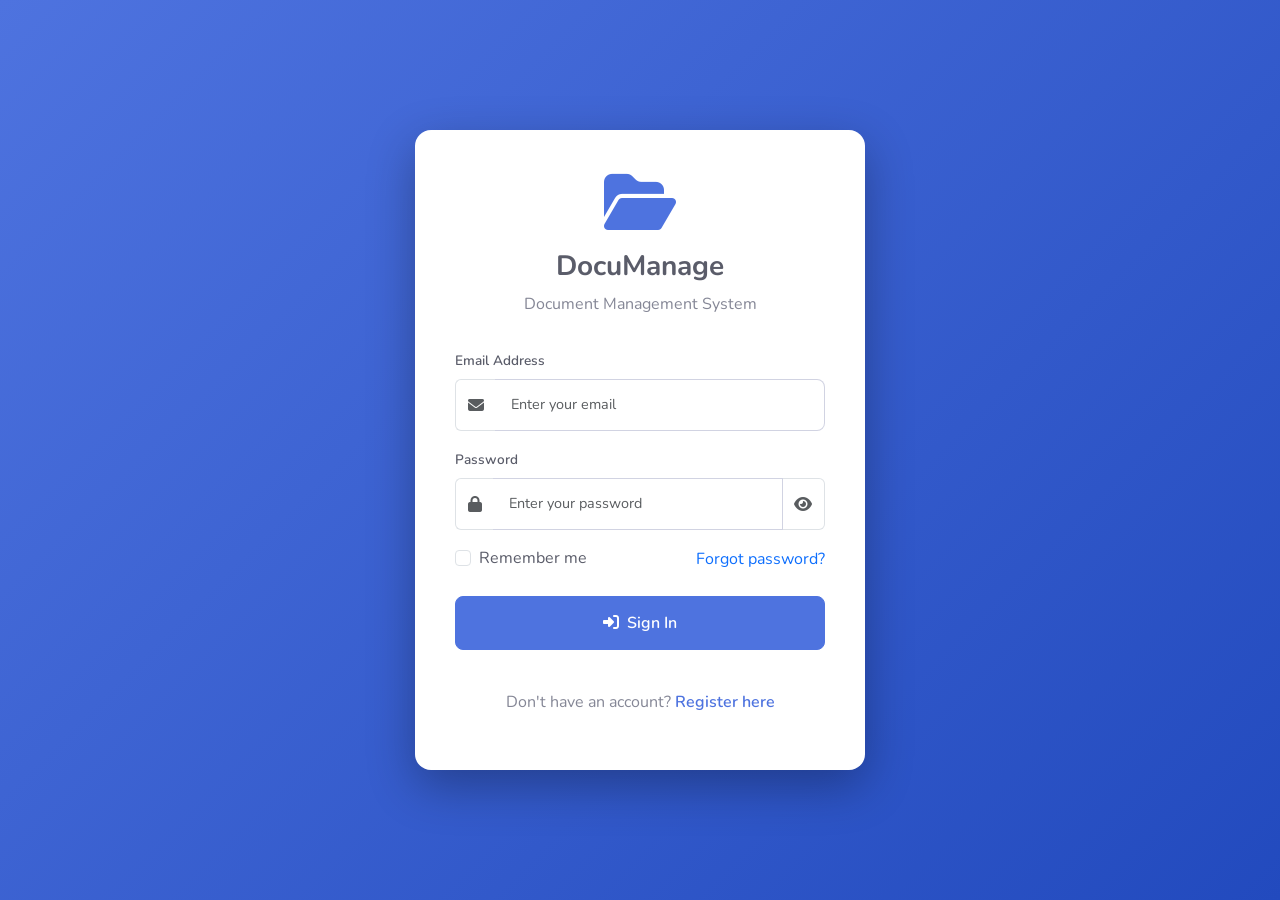
<file: login.html>
<!DOCTYPE html>
<html lang="en">
<head>
  <meta charset="UTF-8">
  <meta name="viewport" content="width=device-width, initial-scale=1.0">
  <title>Login - DocuManage</title>

  <!-- Bootstrap 5 CSS -->
  <link href="https://cdn.jsdelivr.net/npm/bootstrap@5.3.2/dist/css/bootstrap.min.css" rel="stylesheet">

  <!-- Font Awesome -->
  <link href="https://cdnjs.cloudflare.com/ajax/libs/font-awesome/6.4.2/css/all.min.css" rel="stylesheet">

  <!-- Google Fonts -->
  <link href="https://fonts.googleapis.com/css2?family=Nunito:wght@400;600;700;800&display=swap" rel="stylesheet">

  <!-- Custom CSS -->
  <link href="styles.css" rel="stylesheet">
  <style>
    .pending-alert {
      background: linear-gradient(135deg, #f6c23e 0%, #dda20a 100%);
      color: white;
      border: none;
    }
    .inactive-alert {
      background: linear-gradient(135deg, #e74a3b 0%, #be2617 100%);
      color: white;
      border: none;
    }
  </style>
</head>
<body>
  <div class="auth-page">
    <div class="auth-card fade-in">
      <div class="auth-logo">
        <i class="fas fa-folder-open"></i>
        <h3>DocuManage</h3>
        <p>Document Management System</p>
      </div>

      <!-- Status Messages -->
      <div id="statusMessage" style="display: none;"></div>

      <form class="auth-form" id="loginForm">
        <div class="mb-3">
          <label class="form-label">Email Address</label>
          <div class="input-group">
            <span class="input-group-text bg-transparent border-end-0">
              <i class="fas fa-envelope text-muted"></i>
            </span>
            <input type="email" class="form-control border-start-0" id="loginEmail" placeholder="Enter your email" required>
          </div>
        </div>

        <div class="mb-3">
          <label class="form-label">Password</label>
          <div class="input-group">
            <span class="input-group-text bg-transparent border-end-0">
              <i class="fas fa-lock text-muted"></i>
            </span>
            <input type="password" class="form-control border-start-0" id="loginPassword" placeholder="Enter your password" required>
            <button type="button" class="input-group-text bg-transparent border-start-0" onclick="togglePassword('loginPassword')">
              <i class="fas fa-eye text-muted" id="toggleIcon"></i>
            </button>
          </div>
        </div>

        <div class="d-flex justify-content-between align-items-center mb-4">
          <div class="form-check">
            <input type="checkbox" class="form-check-input" id="rememberMe">
            <label class="form-check-label" for="rememberMe">Remember me</label>
          </div>
          <a href="#" class="text-primary text-decoration-none" onclick="showToast('Reset Password', 'Contact your administrator to reset your password.', 'info')">Forgot password?</a>
        </div>

        <button type="submit" class="btn btn-primary w-100 mb-3" id="loginBtn">
          <i class="fas fa-sign-in-alt me-2"></i>Sign In
        </button>
      </form>

      <div class="auth-footer">
        <p>Don't have an account? <a href="register.html">Register here</a></p>
      </div>
    </div>
  </div>

  <!-- Toast Container -->
  <div class="toast-container" id="toastContainer"></div>

  <!-- Bootstrap JS -->
  <script src="https://cdn.jsdelivr.net/npm/bootstrap@5.3.2/dist/js/bootstrap.bundle.min.js"></script>


  <!-- Bootstrap JS -->
  <script src="https://cdn.jsdelivr.net/npm/bootstrap@5.3.2/dist/js/bootstrap.bundle.min.js"></script>

  <!-- Custom JS -->
  <script src="script.js"></script>
  <!-- API Integration -->
  <script src="api.js"></script>
</body>
</html>
</file>
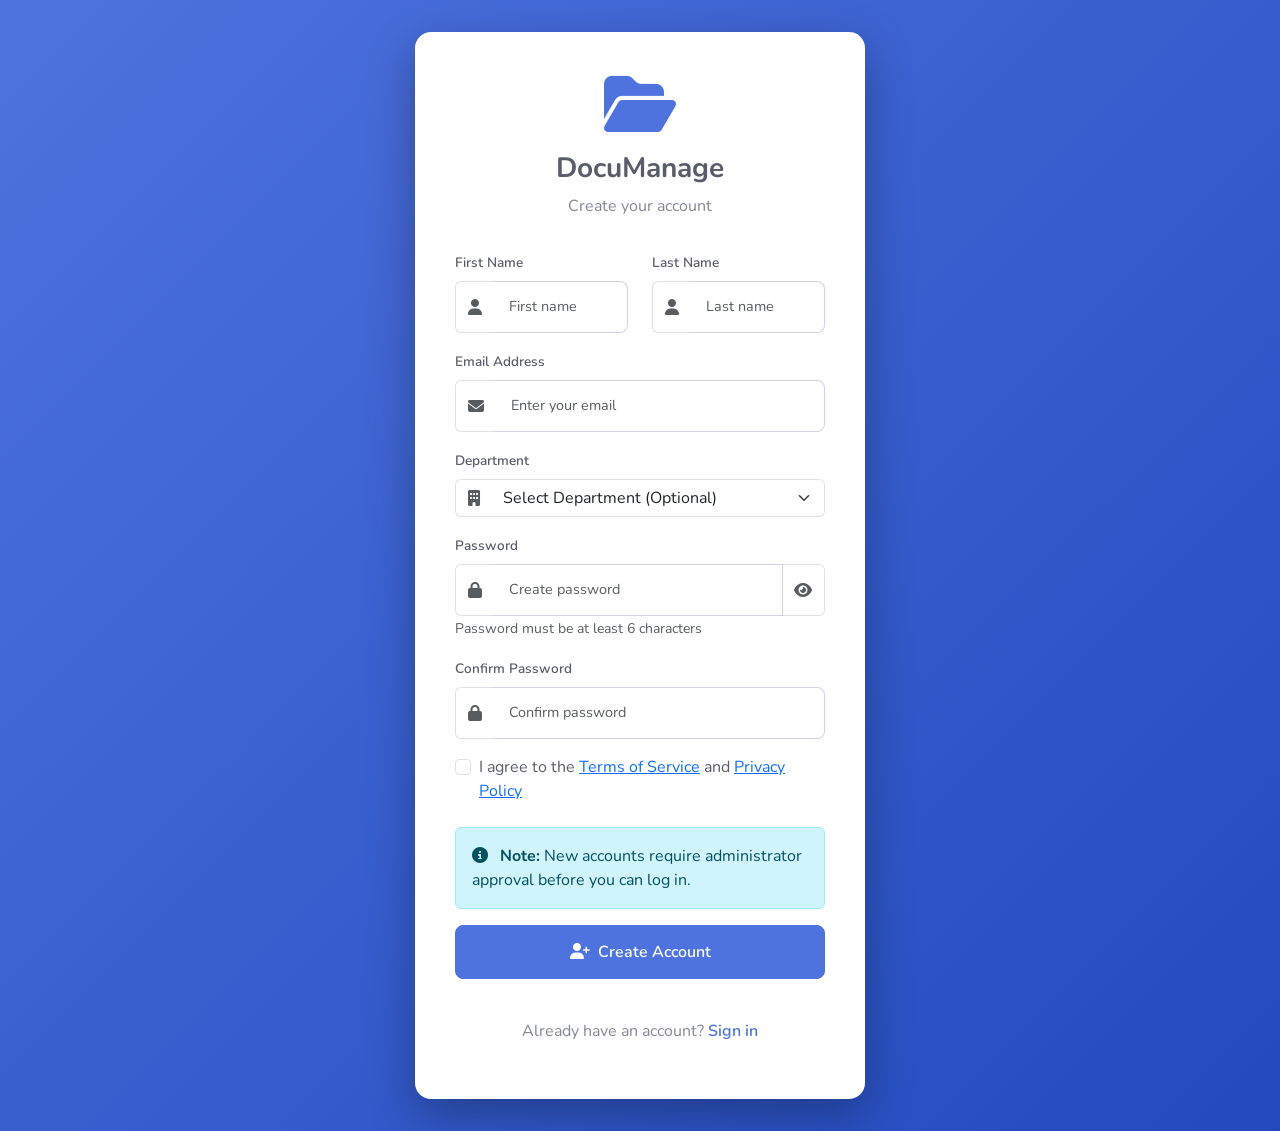
<file: register.html>
<!DOCTYPE html>
<html lang="en">
<head>
  <meta charset="UTF-8">
  <meta name="viewport" content="width=device-width, initial-scale=1.0">
  <title>Register - DocuManage</title>

  <!-- Bootstrap 5 CSS -->
  <link href="https://cdn.jsdelivr.net/npm/bootstrap@5.3.2/dist/css/bootstrap.min.css" rel="stylesheet">

  <!-- Font Awesome -->
  <link href="https://cdnjs.cloudflare.com/ajax/libs/font-awesome/6.4.2/css/all.min.css" rel="stylesheet">

  <!-- Google Fonts -->
  <link href="https://fonts.googleapis.com/css2?family=Nunito:wght@400;600;700;800&display=swap" rel="stylesheet">

  <!-- Custom CSS -->
  <link href="styles.css" rel="stylesheet">
  <style>
    .pending-notice {
      background: linear-gradient(135deg, #f6c23e 0%, #dda20a 100%);
      color: white;
      border-radius: 0.5rem;
      padding: 1.5rem;
      margin-bottom: 1.5rem;
    }
    .pending-notice i {
      font-size: 3rem;
      margin-bottom: 1rem;
    }
  </style>
</head>
<body>
  <div class="auth-page">
    <div class="auth-card fade-in">
      <!-- Registration Form -->
      <div id="registrationForm">
        <div class="auth-logo">
          <i class="fas fa-folder-open"></i>
          <h3>DocuManage</h3>
          <p>Create your account</p>
        </div>

        <form class="auth-form" id="registerForm">
          <div class="row">
            <div class="col-md-6 mb-3">
              <label class="form-label">First Name</label>
              <div class="input-group">
                <span class="input-group-text bg-transparent border-end-0">
                  <i class="fas fa-user text-muted"></i>
                </span>
                <input type="text" class="form-control border-start-0" name="first_name" id="firstName" placeholder="First name" required>
              </div>
            </div>
            <div class="col-md-6 mb-3">
              <label class="form-label">Last Name</label>
              <div class="input-group">
                <span class="input-group-text bg-transparent border-end-0">
                  <i class="fas fa-user text-muted"></i>
                </span>
                <input type="text" class="form-control border-start-0" name="last_name" id="lastName" placeholder="Last name" required>
              </div>
            </div>
          </div>

          <div class="mb-3">
            <label class="form-label">Email Address</label>
            <div class="input-group">
              <span class="input-group-text bg-transparent border-end-0">
                <i class="fas fa-envelope text-muted"></i>
              </span>
              <input type="email" class="form-control border-start-0" name="email" id="registerEmail" placeholder="Enter your email" required>
            </div>
          </div>

          <div class="mb-3">
            <label class="form-label">Department</label>
            <div class="input-group">
              <span class="input-group-text bg-transparent border-end-0">
                <i class="fas fa-building text-muted"></i>
              </span>
              <select class="form-select border-start-0" name="department" id="department">
                <option value="">Select Department (Optional)</option>
                <option value="Administration">Administration</option>
                <option value="Human Resources">Human Resources</option>
                <option value="Information Technology">Information Technology</option>
                <option value="Finance">Finance</option>
                <option value="Operations">Operations</option>
              </select>
            </div>
          </div>

          <div class="mb-3">
            <label class="form-label">Password</label>
            <div class="input-group">
              <span class="input-group-text bg-transparent border-end-0">
                <i class="fas fa-lock text-muted"></i>
              </span>
              <input type="password" class="form-control border-start-0" name="password" id="registerPassword" placeholder="Create password" required minlength="6">
              <button type="button" class="input-group-text bg-transparent border-start-0" onclick="togglePassword('registerPassword')">
                <i class="fas fa-eye text-muted" id="togglePassIcon"></i>
              </button>
            </div>
            <small class="text-muted">Password must be at least 6 characters</small>
          </div>

          <div class="mb-3">
            <label class="form-label">Confirm Password</label>
            <div class="input-group">
              <span class="input-group-text bg-transparent border-end-0">
                <i class="fas fa-lock text-muted"></i>
              </span>
              <input type="password" class="form-control border-start-0" name="confirm_password" id="confirmPassword" placeholder="Confirm password" required>
            </div>
          </div>

          <div class="mb-4">
            <div class="form-check">
              <input type="checkbox" class="form-check-input" id="agreeTerms" required>
              <label class="form-check-label" for="agreeTerms">
                I agree to the <a href="#" class="text-primary">Terms of Service</a> and <a href="#" class="text-primary">Privacy Policy</a>
              </label>
            </div>
          </div>

          <div class="alert alert-info mb-3">
            <i class="fas fa-info-circle me-2"></i>
            <strong>Note:</strong> New accounts require administrator approval before you can log in.
          </div>

          <button type="submit" class="btn btn-primary w-100 mb-3" id="submitBtn">
            <i class="fas fa-user-plus me-2"></i>Create Account
          </button>
        </form>

        <div class="auth-footer">
          <p>Already have an account? <a href="login.html">Sign in</a></p>
        </div>
      </div>

      <!-- Pending Approval Notice -->
      <div id="pendingNotice" style="display: none;">
        <div class="text-center">
          <div class="pending-notice">
            <i class="fas fa-clock"></i>
            <h4>Registration Successful!</h4>
            <p class="mb-0">Your account has been created and is pending administrator approval.</p>
          </div>
          <p class="text-muted">You will receive an email notification once your account is activated.</p>
          <p class="text-muted">If you have any questions, please contact your system administrator.</p>
          <a href="login.html" class="btn btn-primary mt-3">
            <i class="fas fa-sign-in-alt me-2"></i>Go to Login
          </a>
        </div>
      </div>
    </div>
  </div>

  <!-- Toast Container -->
  <div class="toast-container" id="toastContainer"></div>

  <!-- Bootstrap JS -->
  <script src="https://cdn.jsdelivr.net/npm/bootstrap@5.3.2/dist/js/bootstrap.bundle.min.js"></script>

  <!-- Bootstrap JS -->
  <script src="https://cdn.jsdelivr.net/npm/bootstrap@5.3.2/dist/js/bootstrap.bundle.min.js"></script>

  <!-- Custom JS -->
  <!-- Custom JS -->
  <script src="script.js"></script>
  <!-- API Integration -->
  <script src="api.js"></script>
</body>
</html>
</file>
<file: styles.css>
/* Document Management System - Custom Styles */

:root {
  --primary-color: #4e73df;
  --secondary-color: #858796;
  --success-color: #1cc88a;
  --info-color: #36b9cc;
  --warning-color: #f6c23e;
  --danger-color: #e74a3b;
  --light-color: #f8f9fc;
  --dark-color: #5a5c69;
  --sidebar-width: 250px;
  --sidebar-collapsed: 80px;
  --transition-speed: 0.3s;
  
  /* Light mode variables */
  --bg-color: #f8f9fc;
  --card-bg: white;
  --text-color: #5a5c69;
  --text-muted: #858796;
  --border-color: #e3e6f0;
  --input-bg: white;
  --input-border: #d1d3e2;
  --navbar-bg: white;
  --sidebar-bg-start: #4e73df;
  --sidebar-bg-end: #224abe;
}

/* Dark mode variables */
[data-theme="dark"] {
  --bg-color: #1a1c23;
  --card-bg: #24262d;
  --text-color: #e4e6eb;
  --text-muted: #a0a3bd;
  --border-color: #3a3d4a;
  --input-bg: #2d3039;
  --input-border: #3a3d4a;
  --navbar-bg: #24262d;
  --sidebar-bg-start: #1e3a8a;
  --sidebar-bg-end: #1e40af;
}

* {
  margin: 0;
  padding: 0;
  box-sizing: border-box;
}

body {
  font-family: 'Nunito', -apple-system, BlinkMacSystemFont, 'Segoe UI', Roboto, sans-serif;
  background-color: var(--bg-color);
  color: var(--text-color);
  overflow-x: hidden;
  transition: background-color 0.3s ease, color 0.3s ease;
}

/* Sidebar Styles */
.sidebar {
  width: var(--sidebar-width);
  height: 100vh;
  position: fixed;
  left: 0;
  top: 0;
  background: linear-gradient(180deg, var(--sidebar-bg-start) 0%, var(--sidebar-bg-end) 100%);
  transition: all var(--transition-speed) ease;
  z-index: 1000;
  overflow-y: auto;
}

.sidebar.collapsed {
  width: var(--sidebar-collapsed);
}

.sidebar-brand {
  padding: 1.5rem 1rem;
  text-align: center;
  border-bottom: 1px solid rgba(255, 255, 255, 0.1);
}

.sidebar-brand h4 {
  color: white;
  margin: 0;
  font-weight: 700;
  display: flex;
  align-items: center;
  justify-content: center;
  gap: 10px;
}

.sidebar-brand i {
  font-size: 1.5rem;
}

.sidebar-menu {
  padding: 1rem 0;
}

.nav-item {
  margin: 0.25rem 0;
}

.nav-link {
  color: rgba(255, 255, 255, 0.8);
  padding: 0.75rem 1.5rem;
  display: flex;
  align-items: center;
  gap: 12px;
  transition: all 0.2s ease;
  text-decoration: none;
  border-radius: 0;
}

.nav-link:hover,
.nav-link.active {
  color: white;
  background-color: rgba(255, 255, 255, 0.1);
}

.nav-link i {
  font-size: 1.1rem;
  width: 20px;
  text-align: center;
}

.nav-link span {
  font-size: 0.9rem;
  font-weight: 500;
}

.sidebar.collapsed .nav-link span,
.sidebar.collapsed .sidebar-brand span {
  display: none;
}

/* Main Content */
.main-content {
  margin-left: var(--sidebar-width);
  min-height: 100vh;
  transition: all var(--transition-speed) ease;
}

.main-content.expanded {
  margin-left: var(--sidebar-collapsed);
}

/* Top Navbar */
.top-navbar {
  background-color: var(--navbar-bg);
  padding: 1rem 1.5rem;
  box-shadow: 0 0.15rem 1.75rem 0 rgba(58, 59, 69, 0.15);
  display: flex;
  justify-content: space-between;
  align-items: center;
  position: sticky;
  top: 0;
  z-index: 100;
  transition: background-color 0.3s ease;
}

.toggle-sidebar {
  background: none;
  border: none;
  color: var(--secondary-color);
  font-size: 1.25rem;
  cursor: pointer;
  padding: 0.5rem;
  border-radius: 0.35rem;
  transition: all 0.2s ease;
}

.toggle-sidebar:hover {
  background-color: var(--border-color);
  color: var(--primary-color);
}

.navbar-right {
  display: flex;
  align-items: center;
  gap: 1.5rem;
}

.nav-icon-btn {
  background: none;
  border: none;
  color: var(--secondary-color);
  font-size: 1.1rem;
  cursor: pointer;
  position: relative;
  padding: 0.5rem;
  border-radius: 0.35rem;
  transition: all 0.2s ease;
}

.nav-icon-btn:hover {
  background-color: var(--border-color);
  color: var(--primary-color);
}

.badge-counter {
  position: absolute;
  top: 0;
  right: 0;
  background-color: var(--danger-color);
  color: white;
  font-size: 0.65rem;
  padding: 0.15rem 0.35rem;
  border-radius: 10rem;
  font-weight: 700;
}

.user-dropdown {
  display: flex;
  align-items: center;
  gap: 0.75rem;
  cursor: pointer;
  padding: 0.5rem;
  border-radius: 0.35rem;
  transition: all 0.2s ease;
}

.user-dropdown:hover {
  background-color: var(--border-color);
}

.user-avatar {
  width: 40px;
  height: 40px;
  border-radius: 50%;
  object-fit: cover;
  border: 2px solid var(--border-color);
}

.user-name {
  font-weight: 600;
  color: var(--text-color);
  font-size: 0.9rem;
}

/* Content Area */
.content-area {
  padding: 1.5rem;
}

.page-header {
  margin-bottom: 1.5rem;
}

.page-header h2 {
  color: var(--text-color);
  font-weight: 700;
  margin-bottom: 0.25rem;
}

.breadcrumb {
  background: none;
  padding: 0;
  margin: 0;
}

.breadcrumb-item a {
  color: var(--primary-color);
  text-decoration: none;
}

.breadcrumb-item.active {
  color: var(--text-muted);
}

/* Stats Cards */
.stats-card {
  background: var(--card-bg);
  border-radius: 0.5rem;
  padding: 1.25rem;
  box-shadow: 0 0.15rem 1.75rem 0 rgba(58, 59, 69, 0.1);
  border-left: 4px solid;
  transition: all 0.3s ease;
}

.stats-card:hover {
  transform: translateY(-3px);
  box-shadow: 0 0.5rem 2rem 0 rgba(58, 59, 69, 0.2);
}

.stats-card.primary {
  border-left-color: var(--primary-color);
}

.stats-card.success {
  border-left-color: var(--success-color);
}

.stats-card.info {
  border-left-color: var(--info-color);
}

.stats-card.warning {
  border-left-color: var(--warning-color);
}

.stats-label {
  font-size: 0.75rem;
  font-weight: 700;
  text-transform: uppercase;
  color: var(--primary-color);
  margin-bottom: 0.25rem;
}

.stats-card.success .stats-label {
  color: var(--success-color);
}

.stats-card.info .stats-label {
  color: var(--info-color);
}

.stats-card.warning .stats-label {
  color: var(--warning-color);
}

.stats-value {
  font-size: 1.75rem;
  font-weight: 700;
  color: var(--text-color);
  margin-bottom: 0.5rem;
}

.stats-icon {
  font-size: 2rem;
  opacity: 0.3;
  color: var(--secondary-color);
}

/* Cards */
.card {
  border: none;
  border-radius: 0.5rem;
  box-shadow: 0 0.15rem 1.75rem 0 rgba(58, 59, 69, 0.1);
  margin-bottom: 1.5rem;
  background-color: var(--card-bg);
  transition: background-color 0.3s ease;
}

.card-header {
  background-color: var(--card-bg);
  border-bottom: 1px solid var(--border-color);
  padding: 1rem 1.25rem;
  display: flex;
  justify-content: space-between;
  align-items: center;
}

.card-header h6 {
  color: var(--primary-color);
  font-weight: 700;
  margin: 0;
}

.card-body {
  padding: 1.25rem;
}

/* File Cards */
.file-card {
  background: var(--card-bg);
  border-radius: 0.5rem;
  padding: 1.25rem;
  text-align: center;
  transition: all 0.3s ease;
  border: 1px solid var(--border-color);
  cursor: pointer;
}

.file-card:hover {
  transform: translateY(-5px);
  box-shadow: 0 0.5rem 2rem 0 rgba(58, 59, 69, 0.2);
  border-color: var(--primary-color);
}

.file-icon {
  width: 60px;
  height: 60px;
  border-radius: 0.5rem;
  display: flex;
  align-items: center;
  justify-content: center;
  margin: 0 auto 1rem;
  font-size: 1.75rem;
  color: white;
}

.file-icon.pdf {
  background: linear-gradient(135deg, #e74a3b, #c0392b);
}

.file-icon.doc {
  background: linear-gradient(135deg, #4e73df, #224abe);
}

.file-icon.img {
  background: linear-gradient(135deg, #1cc88a, #169b6b);
}

.file-icon.xls {
  background: linear-gradient(135deg, #f6c23e, #dda20a);
}

.file-name {
  font-weight: 600;
  color: var(--text-color);
  margin-bottom: 0.25rem;
  white-space: nowrap;
  overflow: hidden;
  text-overflow: ellipsis;
}

.file-meta {
  font-size: 0.8rem;
  color: var(--text-muted);
}

.file-actions {
  margin-top: 1rem;
  display: flex;
  justify-content: center;
  gap: 0.5rem;
}

.file-actions .btn {
  padding: 0.25rem 0.5rem;
  font-size: 0.8rem;
}

/* Profile Styles */
.profile-header {
  background: linear-gradient(135deg, var(--sidebar-bg-start) 0%, var(--sidebar-bg-end) 100%);
  border-radius: 0.5rem;
  padding: 2rem;
  color: white;
  margin-bottom: 1.5rem;
}

.profile-avatar-large {
  width: 120px;
  height: 120px;
  border-radius: 50%;
  border: 4px solid white;
  object-fit: cover;
  box-shadow: 0 0.5rem 1rem rgba(0, 0, 0, 0.2);
}

.profile-name {
  font-size: 1.5rem;
  font-weight: 700;
  margin-bottom: 0.25rem;
}

.profile-role {
  opacity: 0.9;
  font-size: 0.95rem;
}

.profile-info-card {
  background: var(--card-bg);
  border-radius: 0.5rem;
  padding: 1.5rem;
  box-shadow: 0 0.15rem 1.75rem 0 rgba(58, 59, 69, 0.1);
}

.info-item {
  display: flex;
  align-items: flex-start;
  gap: 1rem;
  padding: 1rem 0;
  border-bottom: 1px solid var(--border-color);
}

.info-item:last-child {
  border-bottom: none;
}

.info-icon {
  width: 40px;
  height: 40px;
  border-radius: 50%;
  background-color: var(--border-color);
  display: flex;
  align-items: center;
  justify-content: center;
  color: var(--primary-color);
  font-size: 1rem;
  flex-shrink: 0;
}

.info-content label {
  font-size: 0.8rem;
  color: var(--text-muted);
  text-transform: uppercase;
  font-weight: 600;
  margin-bottom: 0.25rem;
  display: block;
}

.info-content p {
  color: var(--text-color);
  font-weight: 600;
  margin: 0;
}

/* Form Styles */
.form-control {
  border-radius: 0.35rem;
  border: 1px solid var(--input-border);
  padding: 0.75rem 1rem;
  font-size: 0.9rem;
  background-color: var(--input-bg);
  color: var(--text-color);
}

.form-control:focus {
  border-color: #bac8f3;
  box-shadow: 0 0 0 0.2rem rgba(78, 115, 223, 0.25);
  background-color: var(--input-bg);
  color: var(--text-color);
}

.form-label {
  font-weight: 600;
  color: var(--text-color);
  font-size: 0.85rem;
}

.btn-primary {
  background-color: var(--primary-color);
  border-color: var(--primary-color);
  padding: 0.75rem 1.5rem;
  font-weight: 600;
  border-radius: 0.35rem;
}

.btn-primary:hover {
  background-color: #2e59d9;
  border-color: #2653d4;
}

.btn-outline-primary {
  color: var(--primary-color);
  border-color: var(--primary-color);
}

.btn-outline-primary:hover {
  background-color: var(--primary-color);
  border-color: var(--primary-color);
}

/* Account Cards */
.account-card {
  background: var(--card-bg);
  border-radius: 0.5rem;
  padding: 1.5rem;
  box-shadow: 0 0.15rem 1.75rem 0 rgba(58, 59, 69, 0.1);
  text-align: center;
  transition: all 0.3s ease;
}

.account-card:hover {
  transform: translateY(-3px);
  box-shadow: 0 0.5rem 2rem 0 rgba(58, 59, 69, 0.2);
}

.account-avatar {
  width: 80px;
  height: 80px;
  border-radius: 50%;
  object-fit: cover;
  margin-bottom: 1rem;
  border: 3px solid var(--border-color);
}

.account-name {
  font-weight: 700;
  color: var(--text-color);
  margin-bottom: 0.25rem;
}

.account-email {
  color: var(--text-muted);
  font-size: 0.85rem;
  margin-bottom: 0.5rem;
}

.account-role {
  display: inline-block;
  padding: 0.25rem 0.75rem;
  border-radius: 10rem;
  font-size: 0.75rem;
  font-weight: 600;
  margin-bottom: 1rem;
}

.account-role.admin {
  background-color: #e3e6f0;
  color: #4e73df;
}

.account-role.editor {
  background-color: #d1f2eb;
  color: #1cc88a;
}

.account-role.viewer {
  background-color: #fef3c7;
  color: #f6c23e;
}

[data-theme="dark"] .account-role.admin {
  background-color: #3a3d4a;
  color: #6b8cff;
}

[data-theme="dark"] .account-role.editor {
  background-color: #2d4a3e;
  color: #5cdb9d;
}

[data-theme="dark"] .account-role.viewer {
  background-color: #4a4530;
  color: #ffd966;
}

/* History/Audit Trail */
.timeline {
  position: relative;
  padding-left: 2rem;
}

.timeline::before {
  content: '';
  position: absolute;
  left: 0.5rem;
  top: 0;
  bottom: 0;
  width: 2px;
  background-color: var(--border-color);
}

.timeline-item {
  position: relative;
  padding-bottom: 1.5rem;
}

.timeline-item:last-child {
  padding-bottom: 0;
}

.timeline-marker {
  position: absolute;
  left: -1.75rem;
  width: 12px;
  height: 12px;
  border-radius: 50%;
  background-color: var(--primary-color);
  border: 2px solid var(--card-bg);
  box-shadow: 0 0 0 2px var(--primary-color);
}

.timeline-marker.success {
  background-color: var(--success-color);
  box-shadow: 0 0 0 2px var(--success-color);
}

.timeline-marker.warning {
  background-color: var(--warning-color);
  box-shadow: 0 0 0 2px var(--warning-color);
}

.timeline-marker.danger {
  background-color: var(--danger-color);
  box-shadow: 0 0 0 2px var(--danger-color);
}

.timeline-content {
  background: var(--card-bg);
  border-radius: 0.5rem;
  padding: 1rem;
  box-shadow: 0 0.15rem 1.75rem 0 rgba(58, 59, 69, 0.1);
}

.timeline-title {
  font-weight: 600;
  color: var(--text-color);
  margin-bottom: 0.25rem;
}

.timeline-text {
  color: var(--text-muted);
  font-size: 0.9rem;
  margin-bottom: 0.5rem;
}

.timeline-time {
  font-size: 0.8rem;
  color: var(--text-muted);
  display: flex;
  align-items: center;
  gap: 0.5rem;
}

/* Tables */
.table-container {
  background: var(--card-bg);
  border-radius: 0.5rem;
  overflow: hidden;
}

.table thead th {
  background-color: var(--bg-color);
  border-bottom: 2px solid var(--border-color);
  color: var(--primary-color);
  font-weight: 700;
  font-size: 0.8rem;
  text-transform: uppercase;
  padding: 1rem;
}

.table tbody td {
  padding: 1rem;
  vertical-align: middle;
  color: var(--text-color);
}

.table tbody tr:hover {
  background-color: var(--bg-color);
}

/* Status Badges */
.status-badge {
  display: inline-block;
  padding: 0.35rem 0.75rem;
  border-radius: 10rem;
  font-size: 0.75rem;
  font-weight: 600;
}

.status-badge.active {
  background-color: #d1f2eb;
  color: #1cc88a;
}

.status-badge.pending {
  background-color: #fef3c7;
  color: #f6c23e;
}

.status-badge.inactive {
  background-color: #e3e6f0;
  color: #858796;
}

[data-theme="dark"] .status-badge.active {
  background-color: #2d4a3e;
  color: #5cdb9d;
}

[data-theme="dark"] .status-badge.pending {
  background-color: #4a4530;
  color: #ffd966;
}

[data-theme="dark"] .status-badge.inactive {
  background-color: #3a3d4a;
  color: #a0a3bd;
}

/* Search Box */
.search-box {
  position: relative;
}

.search-box input {
  padding-left: 2.5rem;
  border-radius: 10rem;
}

.search-box i {
  position: absolute;
  left: 1rem;
  top: 50%;
  transform: translateY(-50%);
  color: var(--text-muted);
}

/* Upload Area */
.upload-area {
  border: 2px dashed var(--input-border);
  border-radius: 0.5rem;
  padding: 3rem;
  text-align: center;
  transition: all 0.3s ease;
  cursor: pointer;
}

.upload-area:hover {
  border-color: var(--primary-color);
  background-color: var(--bg-color);
}

.upload-area i {
  font-size: 3rem;
  color: var(--primary-color);
  margin-bottom: 1rem;
}

.upload-area h5 {
  color: var(--text-color);
  margin-bottom: 0.5rem;
}

.upload-area p {
  color: var(--text-muted);
  margin-bottom: 1rem;
}

/* Animations */
@keyframes fadeIn {
  from {
    opacity: 0;
    transform: translateY(10px);
  }
  to {
    opacity: 1;
    transform: translateY(0);
  }
}

.fade-in {
  animation: fadeIn 0.3s ease forwards;
}

/* Login & Register Pages */
.auth-page {
  min-height: 100vh;
  display: flex;
  align-items: center;
  justify-content: center;
  background: linear-gradient(135deg, var(--sidebar-bg-start) 0%, var(--sidebar-bg-end) 100%);
  padding: 2rem;
}

.auth-card {
  background: var(--card-bg);
  border-radius: 1rem;
  box-shadow: 0 1rem 3rem rgba(0, 0, 0, 0.3);
  width: 100%;
  max-width: 450px;
  padding: 2.5rem;
}

.auth-logo {
  text-align: center;
  margin-bottom: 2rem;
}

.auth-logo i {
  font-size: 4rem;
  color: var(--primary-color);
  margin-bottom: 1rem;
}

.auth-logo h3 {
  color: var(--text-color);
  font-weight: 700;
}

.auth-logo p {
  color: var(--text-muted);
}

.auth-form .form-control {
  padding: 0.875rem 1rem;
  border-radius: 0.5rem;
}

.auth-form .btn {
  padding: 0.875rem;
  border-radius: 0.5rem;
  font-weight: 600;
}

.auth-footer {
  text-align: center;
  margin-top: 1.5rem;
  color: var(--text-muted);
}

.auth-footer a {
  color: var(--primary-color);
  text-decoration: none;
  font-weight: 600;
}

/* Dark Mode Toggle */
.dark-mode-toggle {
  background: none;
  border: none;
  color: var(--secondary-color);
  font-size: 1.1rem;
  cursor: pointer;
  padding: 0.5rem;
  border-radius: 0.35rem;
  transition: all 0.2s ease;
}

.dark-mode-toggle:hover {
  background-color: var(--border-color);
  color: var(--primary-color);
}

/* Notifications Panel */
.notifications-panel,
.messages-panel {
  position: fixed;
  top: 70px;
  right: -400px;
  width: 380px;
  max-height: calc(100vh - 80px);
  background: var(--card-bg);
  border-radius: 0.5rem;
  box-shadow: 0 0.5rem 2rem rgba(0, 0, 0, 0.2);
  z-index: 1000;
  transition: right 0.3s ease;
  overflow: hidden;
}

.notifications-panel.show,
.messages-panel.show {
  right: 1rem;
}

.notifications-header,
.messages-header {
  padding: 1rem;
  border-bottom: 1px solid var(--border-color);
  display: flex;
  justify-content: space-between;
  align-items: center;
}

.notifications-header h6,
.messages-header h6 {
  margin: 0;
  color: var(--text-color);
}

.notifications-list,
.messages-list {
  max-height: 400px;
  overflow-y: auto;
}

.notification-item,
.message-item {
  padding: 1rem;
  border-bottom: 1px solid var(--border-color);
  cursor: pointer;
  transition: background-color 0.2s ease;
}

.notification-item:hover,
.message-item:hover {
  background-color: var(--bg-color);
}

.notification-item.unread,
.message-item.unread {
  background-color: rgba(78, 115, 223, 0.05);
}

.notification-icon,
.message-avatar {
  width: 40px;
  height: 40px;
  border-radius: 50%;
  display: flex;
  align-items: center;
  justify-content: center;
  margin-right: 1rem;
  flex-shrink: 0;
}

.notification-icon {
  background-color: var(--border-color);
  color: var(--primary-color);
}

.notification-content,
.message-content {
  flex: 1;
}

.notification-title,
.message-sender {
  font-weight: 600;
  color: var(--text-color);
  margin-bottom: 0.25rem;
}

.notification-text,
.message-text {
  color: var(--text-muted);
  font-size: 0.85rem;
  margin-bottom: 0.25rem;
}

.notification-time,
.message-time {
  color: var(--text-muted);
  font-size: 0.75rem;
}

/* Access Denied */
.access-denied {
  text-align: center;
  padding: 4rem 2rem;
}

.access-denied i {
  font-size: 5rem;
  color: var(--danger-color);
  margin-bottom: 1.5rem;
}

.access-denied h3 {
  color: var(--text-color);
  margin-bottom: 1rem;
}

.access-denied p {
  color: var(--text-muted);
  margin-bottom: 1.5rem;
}

/* Responsive */
@media (max-width: 991.98px) {
  .sidebar {
    transform: translateX(-100%);
  }

  .sidebar.show {
    transform: translateX(0);
  }

  .main-content {
    margin-left: 0;
  }

  .main-content.expanded {
    margin-left: 0;
  }

  .overlay {
    display: none;
    position: fixed;
    top: 0;
    left: 0;
    right: 0;
    bottom: 0;
    background-color: rgba(0, 0, 0, 0.5);
    z-index: 999;
  }

  .overlay.show {
    display: block;
  }
  
  .notifications-panel,
  .messages-panel {
    width: 100%;
    right: -100%;
    top: 60px;
    max-height: calc(100vh - 60px);
    border-radius: 0;
  }
  
  .notifications-panel.show,
  .messages-panel.show {
    right: 0;
  }
}

@media (max-width: 767.98px) {
  .content-area {
    padding: 1rem;
  }

  .stats-value {
    font-size: 1.5rem;
  }

  .profile-header {
    text-align: center;
  }

  .profile-avatar-large {
    margin-bottom: 1rem;
  }
  
  .auth-card {
    padding: 1.5rem;
  }
}

/* Scrollbar */
::-webkit-scrollbar {
  width: 8px;
  height: 8px;
}

::-webkit-scrollbar-track {
  background: var(--bg-color);
}

::-webkit-scrollbar-thumb {
  background: var(--border-color);
  border-radius: 4px;
}

::-webkit-scrollbar-thumb:hover {
  background: var(--text-muted);
}

/* Modal */
.modal-content {
  border: none;
  border-radius: 0.5rem;
  background-color: var(--card-bg);
}

.modal-header {
  border-bottom: 1px solid var(--border-color);
}

.modal-footer {
  border-top: 1px solid var(--border-color);
}

.modal-title {
  color: var(--text-color);
}

/* Toast Notifications */
.toast-container {
  position: fixed;
  top: 1rem;
  right: 1rem;
  z-index: 1050;
}

.toast {
  border: none;
  border-radius: 0.5rem;
  box-shadow: 0 0.5rem 2rem rgba(0, 0, 0, 0.2);
}

/* Progress Bar */
.progress {
  height: 0.5rem;
  border-radius: 10rem;
  background-color: var(--border-color);
}

.progress-bar {
  border-radius: 10rem;
}

/* Dropdown menu dark mode */
.dropdown-menu {
  background-color: var(--card-bg);
  border-color: var(--border-color);
}

.dropdown-item {
  color: var(--text-color);
}

.dropdown-item:hover {
  background-color: var(--bg-color);
  color: var(--text-color);
}

.dropdown-divider {
  border-color: var(--border-color);
}

/* Pagination dark mode */
.page-link {
  background-color: var(--card-bg);
  border-color: var(--border-color);
  color: var(--primary-color);
}

.page-link:hover {
  background-color: var(--bg-color);
  border-color: var(--border-color);
  color: var(--primary-color);
}

.page-item.active .page-link {
  background-color: var(--primary-color);
  border-color: var(--primary-color);
}

.page-item.disabled .page-link {
  background-color: var(--card-bg);
  border-color: var(--border-color);
  color: var(--text-muted);
}
</file>
